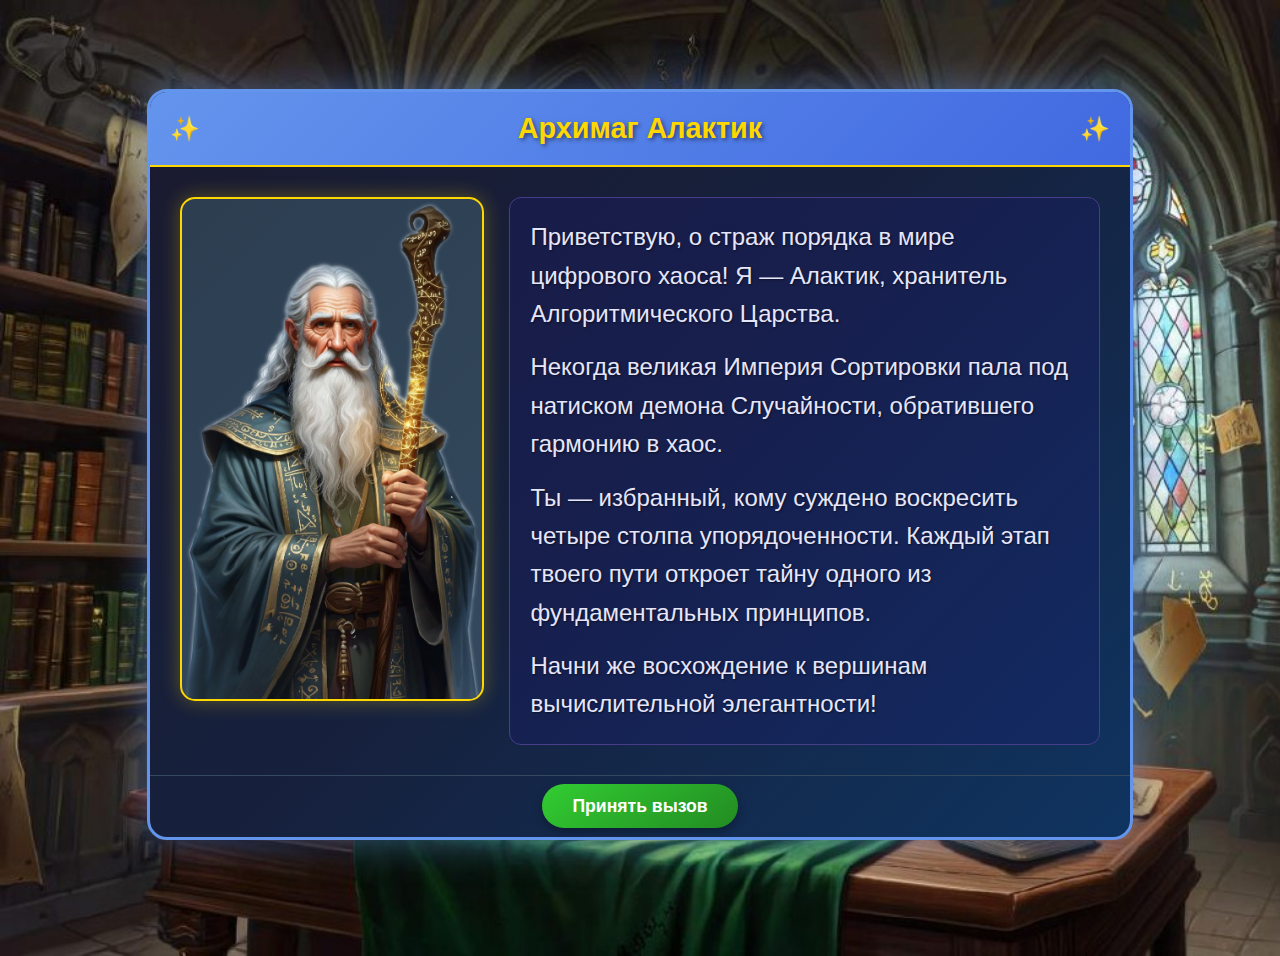
<file: index.html>
<!DOCTYPE html>
<html lang="ru">

<head>
    <meta charset="UTF-8">
    <meta name="viewport" content="width=device-width, initial-scale=1.0">
    <title>Магистр Алгоритмических Искусств</title>
    <link rel="stylesheet" href="css/index.css">
    <style>
        body {
            background-image: url('images/level0.jpg');
            background-repeat: no-repeat;
            background-size: cover;
        }
    </style>
</head>

<body>
    <div class="modal-content">
        <div class="modal-header">
            <h2 class="modal-title">Архимаг Алактик</h2>
        </div>
        <div class="modal-body">
            <div class="wizard-portrait">
                <img src="images/mag.png" alt="Архимаг Алактик">
            </div>
            <div class="wizard-speech">
                <p>Приветствую, о страж порядка в мире цифрового хаоса! Я — Алактик, хранитель Алгоритмического Царства.
                </p>
                <p>Некогда великая Империя Сортировки пала под натиском демона Случайности, обратившего гармонию в хаос.
                </p>
                <p>Ты — избранный, кому суждено воскресить четыре столпа упорядоченности. Каждый этап твоего пути
                    откроет тайну одного из фундаментальных принципов.</p>
                <p>Начни же восхождение к вершинам вычислительной элегантности!</p>
            </div>
        </div>
        <div class="modal-footer">
            <a class="continue-btn" href="chapter1.html">Принять вызов</a>
        </div>
    </div>
</body>

</html>
</file>
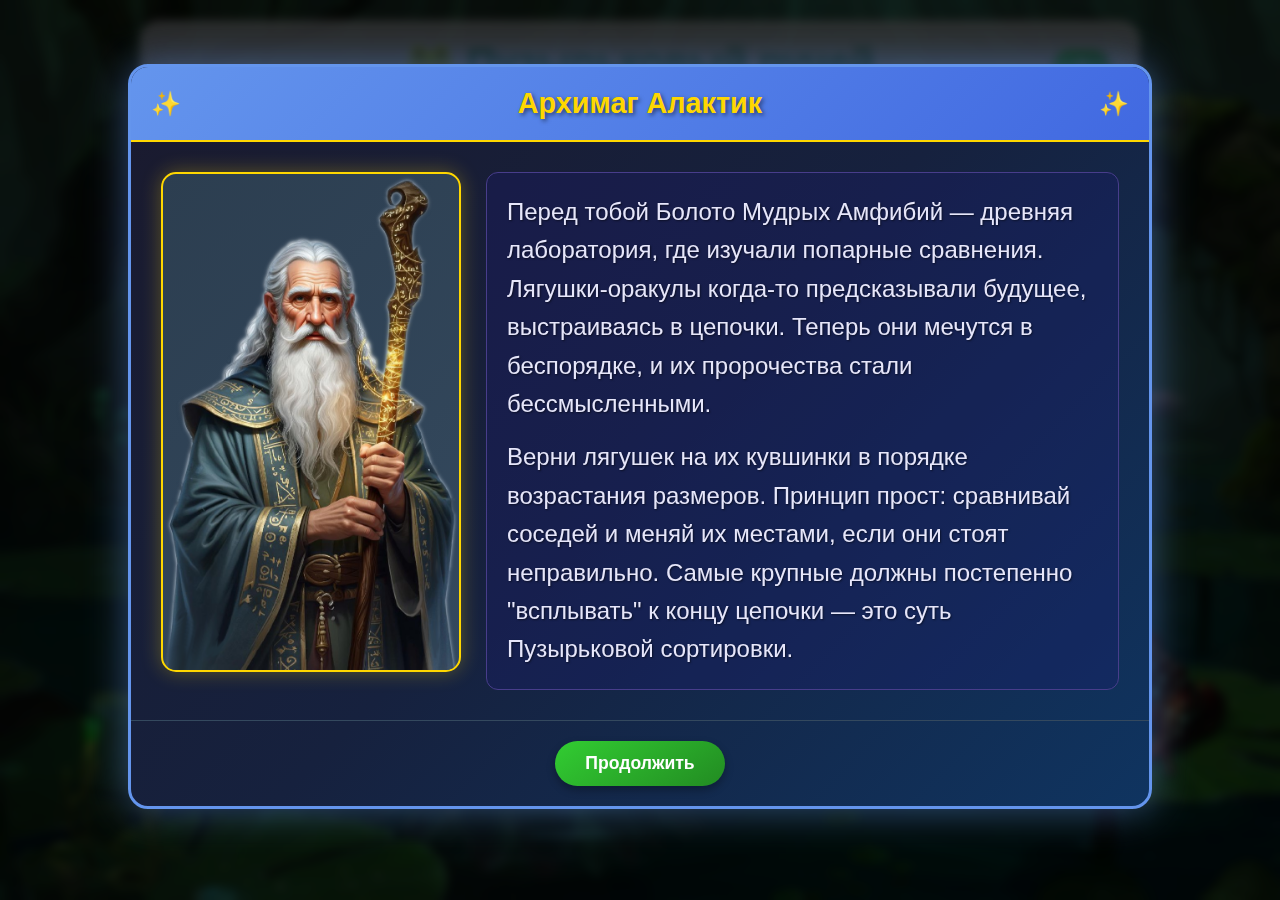
<file: chapter1.html>
<!DOCTYPE html>
<html lang="ru">

<head>
    <meta charset="UTF-8">
    <meta name="viewport" content="width=device-width, initial-scale=1.0">
    <title>Пузырьковый ручей</title>
    <link rel="stylesheet" href="css/index.css">
    <link rel="stylesheet" href="css/chapter1.css">
    <style>
        body {
            background-image: url('images/level1.jpg');
            background-repeat: no-repeat;
            background-size: cover;
        }
    </style>
</head>

<body>
    <div class="container">
        <header>
            <h1>🐸 Пузырьковый ручей</h1>
            <p class="subtitle">Помоги лягушкам выстроиться по размеру!</p>
            <button type="button" onclick="showHelpModal();" title="Информация" class="help-button">❔</button>
        </header>

        <div class="game-info">
            <div class="stats">
                <div>Шаги: <span id="stepCount">0</span></div>
            </div>
            <div class="controls">
                <button id="resetBtn">Перемешать</button>
            </div>
        </div>

        <div class="game-area">
            <div class="pond">
                <div class="lily-pads" id="lilyPads">
                    <!-- Лягушки будут добавлены через JS -->
                </div>
                <div class="water"></div>
            </div>
        </div>

        <div class="instructions">
            <h3>📖 Как играть</h3>
            <p>🎯 Нажимай на соседних лягушек, чтобы поменять их местами</p>
            <p>🐸 Расставь лягушек по размеру от маленькой к большой</p>
            <p>💡 Подсказка: Самые большие лягушки должны <i>всплывать</i> вправо!</p>
        </div>

    </div>


    <div id="wizardModal" class="wizard-modal">
        <div class="modal-content">
            <div class="modal-header">
                <h2 class="modal-title">Архимаг Алактик</h2>
            </div>
            <div class="modal-body">
                <div class="wizard-portrait">
                    <img src="images/mag.png" alt="Архимаг Алактик">
                </div>
                <div class="wizard-speech">
                    <p>Перед тобой Болото Мудрых Амфибий — древняя лаборатория, где изучали попарные сравнения.
                        Лягушки-оракулы когда-то предсказывали будущее, выстраиваясь в цепочки. Теперь они
                        мечутся в беспорядке, и их пророчества стали бессмысленными.
                    </p>
                    <p>Верни лягушек на их кувшинки в порядке возрастания размеров. Принцип прост: сравнивай соседей и
                        меняй их местами, если они стоят неправильно. Самые крупные должны постепенно "всплывать" к
                        концу цепочки — это суть Пузырьковой сортировки.
                    </p>
                </div>
            </div>
            <div class="modal-footer">
                <button class="continue-btn" onclick="closeWizardModal()">Продолжить</button>
            </div>
        </div>
    </div>

    <div id="helpModal" class="wizard-modal">
        <div class="modal-content">
            <div class="modal-header">
                <h2 class="modal-title">Профессор Сортиус</h2>
            </div>
            <div class="modal-body">
                <div class="wizard-portrait">
                    <img src="images/owl.png" alt="Сова-помощник">
                </div>
                <div class="wizard-speech">
                    <h3>Пузырьковая сортировка</h3>

                    <p>Пузырьковая сортировка &mdash; это искусство терпеливого улучшения через последовательные
                        сравнения.</p>

                    <p>Представь пузырьки в газировке: самые крупные постепенно всплывают наверх. Здесь тот же принцип!
                    </p>

                    <p>Как это работает:</p>

                    <ol>
                        <li>
                            <p>Проходи по массиву слева направо</p>
                        </li>
                        <li>
                            <p>Сравни каждую пару соседних элементов</p>
                        </li>
                        <li>
                            <p>Если они стоят в неправильном порядке (левый больше правого) &mdash; меняй их местами</p>
                        </li>
                        <li>
                            <p>После каждого прохода самый большой элемент <i>всплывает</i> в конец</p>
                        </li>
                        <li>
                            <p>Повторяй, пока все элементы не встанут по порядку</p>
                        </li>
                    </ol>

                    <p>Запомни: после первого прохода последний элемент уже на своем месте, после второго &mdash; два
                        последних, и так далее. Медленно, но верно!</p>

                </div>
            </div>
            <div class="modal-footer">
                <button class="continue-btn" onclick="closeHelpModal()">Закрыть</button>
            </div>
        </div>
    </div>

    <div id="winModal" class="wizard-modal">
        <div class="modal-content">
            <div class="modal-header">
                <h2 class="modal-title">Архимаг Алактик</h2>
            </div>
            <div class="modal-body">
                <div class="wizard-portrait">
                    <img src="images/mag.png" alt="Архимаг Алактик">
                </div>
                <div class="wizard-speech">
                    <p>Изумительно! Ты постиг красоту итеративного совершенствования. Да, этот метод не самый быстрый,
                        но он наглядно демонстрирует, как даже простые попарные сравнения могут породить всеобщий
                        порядок.
                    </p>
                    <p>Запомни: иногда грубая сила, применённая последовательно, ведёт к цели. Лягушки-оракулы вновь
                        предсказывают будущее — их пророчества снова обрели смысл!
                    </p>
                </div>
            </div>
            <div class="modal-footer">
                <a class="continue-btn" href="chapter2.html">Далее</a>
            </div>
        </div>
    </div>

    <script src="js/chapter1.js"></script>
    <script src="js/index.js"></script>
    <script>
        // Показать модальное окно при загрузке страницы
        window.addEventListener('load', function () {
            setTimeout(showWizardModal, 500);
        });
    </script>
</body>

</html>
</file>
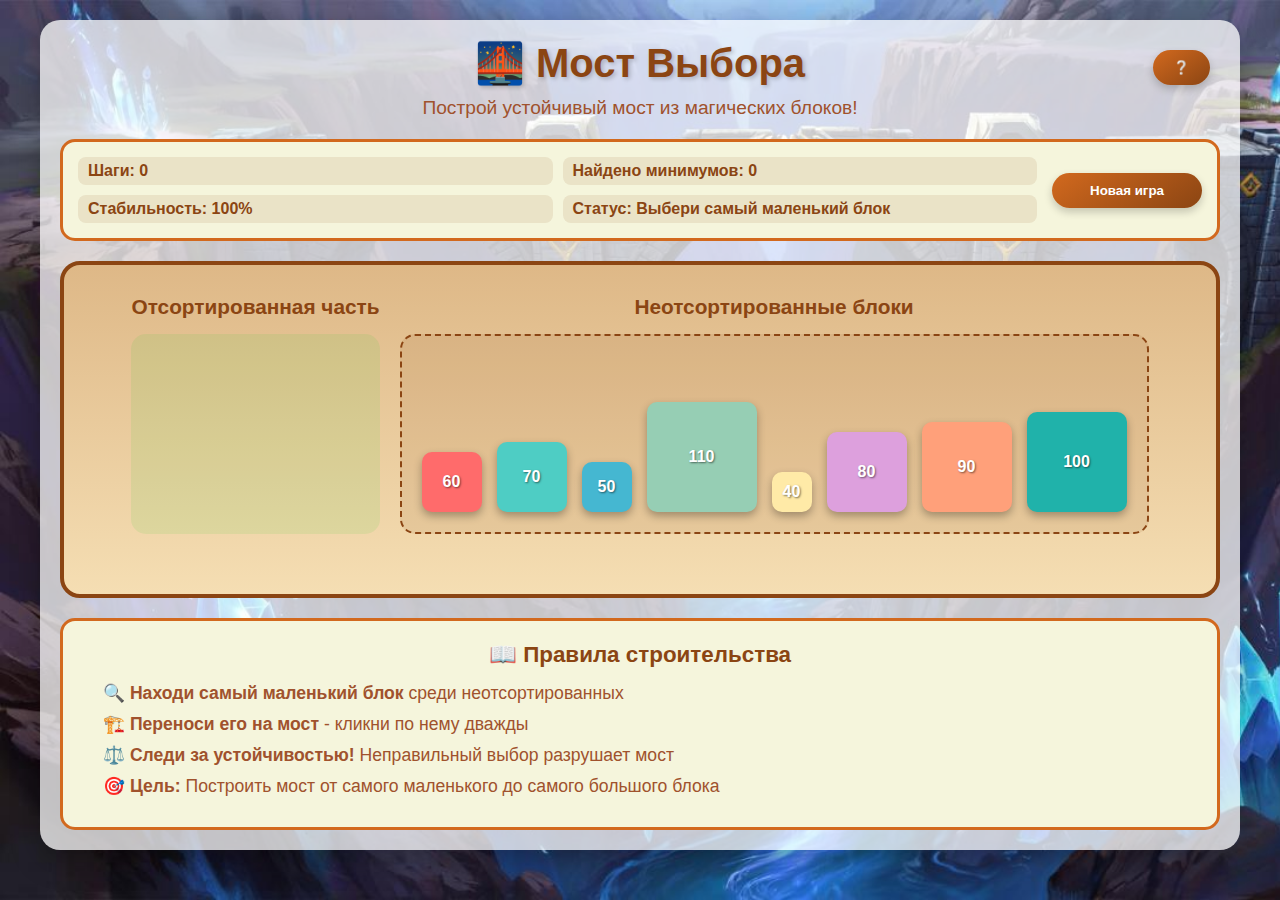
<file: chapter2.html>
<!DOCTYPE html>
<html lang="ru">

<head>
    <meta charset="UTF-8">
    <meta name="viewport" content="width=device-width, initial-scale=1.0">
    <title>Мост Выбора</title>
    <link rel="stylesheet" href="css/index.css">
    <link rel="stylesheet" href="css/chapter2.css">
    <style>
        body {
            background-image: url('images/level2.jpg');
            background-repeat: no-repeat;
            background-size: cover;
        }
    </style>
</head>

<body>
    <div class="container">
        <header>
            <h1>🌉 Мост Выбора</h1>
            <p class="subtitle">Построй устойчивый мост из магических блоков!</p>
            <button type="button" onclick="showHelpModal();" title="Информация" class="help-button">❔</button>
        </header>

        <div class="game-info">
            <div class="stats">
                <div>Шаги: <span id="stepCount">0</span></div>
                <div>Найдено минимумов: <span id="minFoundCount">0</span></div>
                <div>Стабильность: <span id="stability">100%</span></div>
                <div>Статус: <span id="status">Выбери самый маленький блок</span></div>
            </div>
            <div class="controls">
                <button id="resetBtn">Новая игра</button>
            </div>
        </div>

        <div class="game-area">
            <div class="tower-zone">
                <div class="sorted-section">
                    <h3>Отсортированная часть</h3>
                    <div class="tower" id="tower">
                        <!-- Отсортированные блоки будут здесь -->
                    </div>
                </div>

                <div class="unsorted-section">
                    <h3>Неотсортированные блоки</h3>
                    <div class="blocks-container" id="unsortedBlocks">
                        <!-- Неотсортированные блоки будут здесь -->
                    </div>
                </div>
            </div>
        </div>

        <div class="instructions">
            <h3>📖 Правила строительства</h3>
            <p>🔍 <strong>Находи самый маленький блок</strong> среди неотсортированных</p>
            <p>🏗️ <strong>Переноси его на мост</strong> - кликни по нему дважды</p>
            <p>⚖️ <strong>Следи за устойчивостью!</strong> Неправильный выбор разрушает мост</p>
            <p>🎯 <strong>Цель:</strong> Построить мост от самого маленького до самого большого блока</p>
        </div>
    </div>

    <div id="wizardModal" class="wizard-modal">
        <div class="modal-content">
            <div class="modal-header">
                <h2 class="modal-title">Архимаг Алактик</h2>
            </div>
            <div class="modal-body">
                <div class="wizard-portrait">
                    <img src="images/mag.png" alt="Архимаг Алактик">
                </div>
                <div class="wizard-speech">
                    <p>Древний Мост Выбора, соединявший долины магии, рассыпался под натиском демона Случайности. Его
                        магические камни потеряли свою упорядоченность, и теперь лишь точный алгоритмический расчет
                        может восстановить их последовательность. Каждый камень должен занять свое место в строгом
                        порядке — от наименее к наиболее мощному.</p>

                    <p>Построй устойчивый мост из блоков, находя самый маленький из оставшихся и ставя его
                        следующим. Это искусство последовательного выбора минимума — метод, где каждый шаг определяется
                        однозначно и не требует возвратов.</p>
                </div>
            </div>
            <div class="modal-footer">
                <button class="continue-btn" onclick="closeWizardModal()">Продолжить</button>
            </div>
        </div>
    </div>

    <div id="helpModal" class="wizard-modal">
        <div class="modal-content">
            <div class="modal-header">
                <h2 class="modal-title">Профессор Сортиус</h2>
            </div>
            <div class="modal-body">
                <div class="wizard-portrait">
                    <img src="images/owl.png" alt="Сова-помощник">
                </div>
                <div class="wizard-speech">
                    <h3>Сортировка выбором</h3>

                    <p>Суть проста: мы последовательно находим наименьшие элементы и ставим их на свои позиции, начиная
                        с начала.</p>

                    <p>Пошаговый план:</p>

                    <ol>
                        <li>
                            <p>Найди самый маленький элемент во всем неотсортированном массиве</p>
                        </li>
                        <li>
                            <p>Поменяй его местами с первым элементом</p>
                        </li>
                        <li>
                            <p>Теперь найди самый маленький в оставшейся части</p>
                        </li>
                        <li>
                            <p>Поменяй его со вторым элементом</p>
                        </li>
                        <li>
                            <p>Продолжай, пока весь массив не будет отсортирован</p>
                        </li>
                    </ol>

                    <p>Обрати внимание: после каждого шага начало массива уже отсортировано, и мы работаем только с
                        оставшейся частью. Эффективно и предсказуемо!<br> <b>Сортировка выбором используется, когда важно
                            минимизировать перестановоки.</b></p>

                </div>
            </div>
            <div class="modal-footer">
                <button class="continue-btn" onclick="closeHelpModal()">Закрыть</button>
            </div>
        </div>
    </div>

    <div id="winModal" class="wizard-modal">
        <div class="modal-content">
            <div class="modal-header">
                <h2 class="modal-title">Архимаг Алактик</h2>
            </div>
            <div class="modal-body">
                <div class="wizard-portrait">
                    <img src="images/mag.png" alt="Архимаг Алактик">
                </div>
                <div class="wizard-speech">
                    <p>Великолепно! Ты овладел стратегией детерминированного выбора. Этот метод учит нас, что
                        оптимальное решение часто складывается из цепочки локально оптимальных шагов.
                    </p>
                    <p>В вычислительной практике сортировка выбором ценна там, где стоимость перестановки элементов
                        высока — ведь здесь их минимальное количество! Мост вновь стоит незыблемо.
                    </p>
                </div>
            </div>
            <div class="modal-footer">
                <a class="continue-btn" href="chapter3.html">Далее</a>
            </div>
        </div>
    </div>

    <script src="js/chapter2.js"></script>
    <script src="js/index.js"></script>
    <script>
        // Показать модальное окно при загрузке страницы
        window.addEventListener('load', function () {
            setTimeout(showWizardModal, 1000);
        });
    </script>
</body>

</html>
</file>
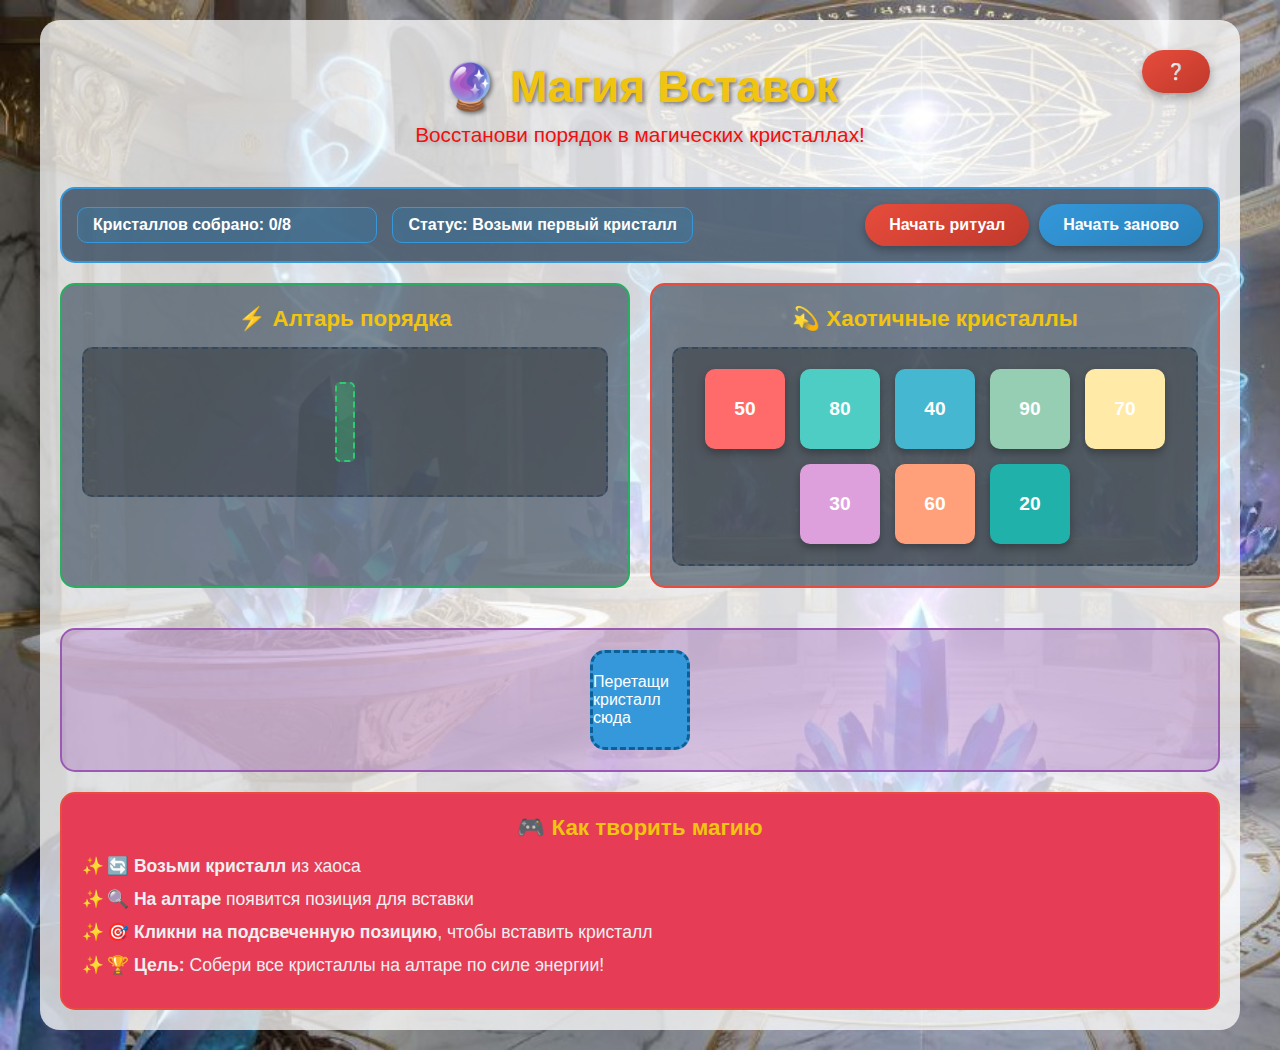
<file: chapter3.html>
<!DOCTYPE html>
<html lang="ru">

<head>
    <meta charset="UTF-8">
    <meta name="viewport" content="width=device-width, initial-scale=1.0">
    <title>Магия Вставок</title>
    <link rel="stylesheet" href="css/index.css">
    <link rel="stylesheet" href="css/chapter3.css">
    <style>
        body {
            background-image: url('images/level3.jpg');
            background-repeat: no-repeat;
            background-size: cover;
        }
    </style>
</head>

<body>
    <div class="container">
        <header>
            <h1>🔮 Магия Вставок</h1>
            <p class="subtitle">Восстанови порядок в магических кристаллах!</p>
            <button type="button" onclick="showHelpModal();" title="Информация" class="help-button">❔</button>
        </header>

        <div class="game-info">
            <div class="stats">
                <div>Кристаллов собрано: <span id="crystalsSorted">0</span>/<span id="totalCrystals">0</span></div>
                <div>Статус: <span id="status">Возьми первый кристалл</span></div>
            </div>
            <div class="controls">
                <button id="startBtn">Начать ритуал</button>
                <button id="resetBtn">Начать заново</button>
            </div>
        </div>

        <div class="game-area">
            <!-- Алтарь с отсортированными кристаллами -->
            <div class="altar">
                <h3>⚡ Алтарь порядка</h3>
                <div class="crystal-rack" id="sortedCrystals">
                    <!-- Отсортированные кристаллы появятся здесь -->
                </div>
            </div>

            <!-- Хаотичные кристаллы -->
            <div class="chaos-area">
                <h3>💫 Хаотичные кристаллы</h3>
                <div class="crystal-pool" id="unsortedCrystals">
                    <!-- Неотсортированные кристаллы -->
                </div>
            </div>

            <!-- Рука мага -->
            <div class="wizard-hand">
                <div class="hand-slot" id="handSlot">
                    <div class="instruction">Перетащи кристалл сюда</div>
                </div>
            </div>
        </div>

        <div class="instructions">
            <h3>🎮 Как творить магию</h3>
            <p>🔄 <strong>Возьми кристалл</strong> из хаоса</p>
            <p>🔍 <strong>На алтаре</strong> появится позиция для вставки</p>
            <p>🎯 <strong>Кликни на подсвеченную позицию</strong>, чтобы вставить кристалл</p>
            <p>🏆 <strong>Цель:</strong> Собери все кристаллы на алтаре по силе энергии!</p>
        </div>
    </div>

    <div id="wizardModal" class="wizard-modal">
        <div class="modal-content">
            <div class="modal-header">
                <h2 class="modal-title">Архимаг Алактик</h2>
            </div>
            <div class="modal-body">
                <div class="wizard-portrait">
                    <img src="images/mag.png" alt="Архимаг Алактик">
                </div>
                <div class="wizard-speech">
                    <p>Это Святилище Кристальных Скрижалей — место, где когда-то хранились знания о последовательном
                        упорядочивании. Демон Рандомус вырвал кристаллы из их гнезд и разбросал в случайном порядке. Без
                        них магия предсказаний недоступна.
                    </p>
                    <p>Восстанови последовательность кристаллов по силе их энергии. Запомни принцип: каждый новый
                        кристалл должен занимать свое точное место среди уже упорядоченных. Это искусство терпеливого
                        встраивания — основа магии <b>Вставок</b>.
                    </p>
                </div>
            </div>
            <div class="modal-footer">
                <button class="continue-btn" onclick="closeWizardModal()">Продолжить</button>
            </div>
        </div>
    </div>

    <div id="helpModal" class="wizard-modal">
        <div class="modal-content">
            <div class="modal-header">
                <h2 class="modal-title">Профессор Сортиус</h2>
            </div>
            <div class="modal-body">
                <div class="wizard-portrait">
                    <img src="images/owl.png" alt="Сова-помощник">
                </div>
                <div class="wizard-speech">
                    <h3>Сортировка вставками</h3>

                    <p>Представь, что ты собираешь пазл. У тебя есть уже собранная часть слева и разбросанные элементы
                        справа. Ты берешь один элемент из правой части и находишь для него идеальное место в левой, уже
                        упорядоченной последовательности.
                    </p>

                    <ol>
                        <li>Возьми первый неотсортированный элемент</li>
                        <li>Сравни его с элементами в отсортированной части, двигаясь справа налево</li>
                        <li>Сдвигай отсортированные элементы вправо, пока не найдешь правильную позицию</li>
                        <li>Вставь элемент на найденное место</li>
                        <li>Повторяй, пока все элементы не займут свои места</li>
                    </ol>
                    <p>Этот метод подобен тому, как мы вставляем новую
                        книгу в уже упорядоченную библиотечную полку.<br><b>Сортировка вставками идеальна для почти
                            упорядоченных данных.</b></p>
                </div>
            </div>
            <div class="modal-footer">
                <button class="continue-btn" onclick="closeHelpModal()">Закрыть</button>
            </div>
        </div>
    </div>

    <div id="winModal" class="wizard-modal">
        <div class="modal-content">
            <div class="modal-header">
                <h2 class="modal-title">Архимаг Алактик</h2>
            </div>
            <div class="modal-body">
                <div class="wizard-portrait">
                    <img src="images/mag.png" alt="Архимаг Алактик">
                </div>
                <div class="wizard-speech">
                    <p>Прекрасно! Ты освоил искусство последовательного упорядочивания. Запомни этот принцип — он
                        подобен тому, как мудрец находит своё место в уже сложившемся обществе. Каждый элемент обретает
                        истинный смысл лишь в контексте упорядоченного целого.
                    </p>
                    <p>В реальном программировании этот метод незаменим, когда данные уже почти отсортированы — он
                        работает невероятно быстро! Кристальные скрижали снова сияют в правильной последовательности.
                    </p>
                </div>
            </div>
            <div class="modal-footer">
                <a class="continue-btn" href="chapter5.html">Далее</a>
            </div>
        </div>
    </div>

    <script src="js/chapter3.js"></script>
    <script src="js/index.js"></script>
    <script>
        // Показать модальное окно при загрузке страницы
        window.addEventListener('load', function () {
            setTimeout(showWizardModal, 1000);
        });
    </script>
</body>

</html>
</file>
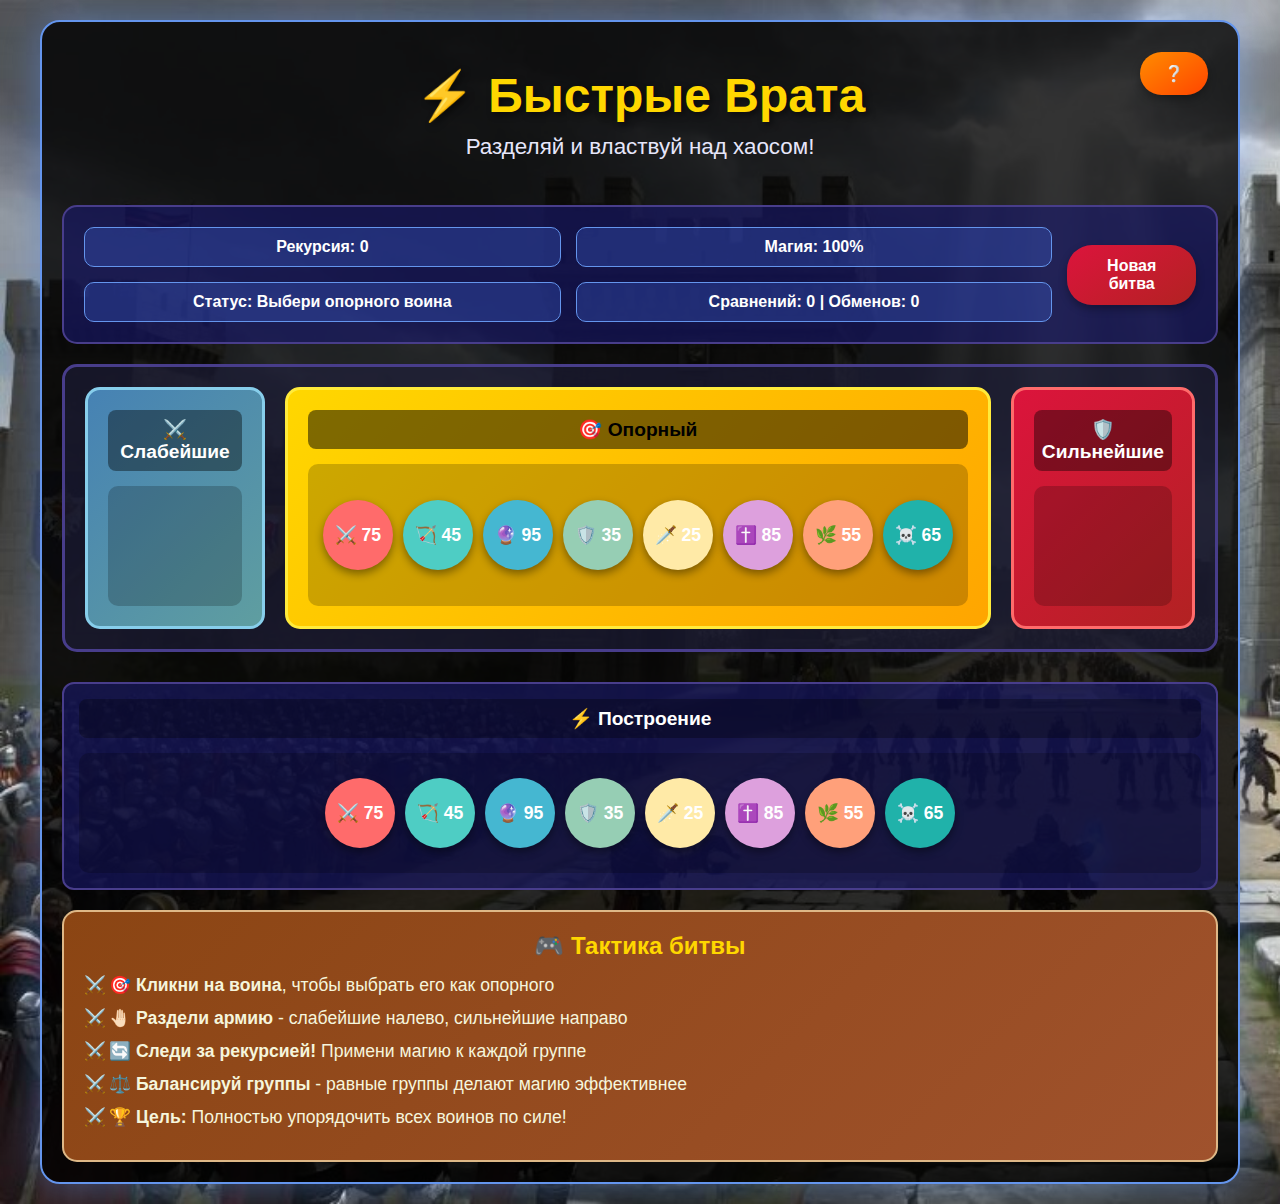
<file: chapter4.html>
<!DOCTYPE html>
<html lang="ru">

<head>
    <meta charset="UTF-8">
    <meta name="viewport" content="width=device-width, initial-scale=1.0">
    <title>Быстрые Врата</title>
    <link rel="stylesheet" href="css/index.css">
    <link rel="stylesheet" href="css/chapter4.css">
    <style>
        body {
            background-image: url('images/level4.jpg');
            background-repeat: no-repeat;
            background-size: cover;
        }
    </style>
</head>

<body>
    <div class="container">
        <header>
            <h1>⚡ Быстрые Врата</h1>
            <p class="subtitle">Разделяй и властвуй над хаосом!</p>
            <button type="button" onclick="showHelpModal();" title="Информация" class="help-button">❔</button>
        </header>

        <div class="game-info">
            <div class="stats">
                <div>Рекурсия: <span id="recursionDepth">0</span></div>
                <div>Магия: <span id="balance">100%</span></div>
                <div>Статус: <span id="status">Выбери опорного воина</span></div>
                <div>
                    Сравнений: <span id="comparisonCount">0</span> |
                    Обменов: <span id="swapCount">0</span>
                </div>
            </div>
            <div class="controls">
                <button id="resetBtn">Новая битва</button>
            </div>
        </div>

        <div class="game-area">
            <!-- Основные врата -->
            <div class="main-gates">
                <div class="gate left-gate" id="leftGate">
                    <div class="gate-label">⚔️ Слабейшие</div>
                    <div class="warriors-container" id="leftWarriors"></div>
                </div>

                <div class="gate center-gate" id="centerGate">
                    <div class="gate-label">🎯 Опорный</div>
                    <div class="warriors-container" id="centerWarriors"></div>
                </div>

                <div class="gate right-gate" id="rightGate">
                    <div class="gate-label">🛡️ Сильнейшие</div>
                    <div class="warriors-container" id="rightWarriors"></div>
                </div>
            </div>

            <div class="gate sorted-gates">
                <div class="gate-label">⚡ Построение</div>
                <div class="warriors-container" id="sortedWarriors"></div>
            </div>
        </div>

        <div class="instructions">
            <h3>🎮 Тактика битвы</h3>
            <p>🎯 <strong>Кликни на воина</strong>, чтобы выбрать его как опорного</p>
            <p>🤚🏻 <strong>Раздели армию</strong> - слабейшие налево, сильнейшие направо</p>
            <p>🔄 <strong>Следи за рекурсией!</strong> Примени магию к каждой группе</p>
            <p>⚖️ <strong>Балансируй группы</strong> - равные группы делают магию эффективнее</p>
            <p>🏆 <strong>Цель:</strong> Полностью упорядочить всех воинов по силе!</p>
        </div>

    </div>

    <div id="wizardModal" class="wizard-modal">
        <div class="modal-content">
            <div class="modal-header">
                <h2 class="modal-title">Архимаг Алактик</h2>
            </div>
            <div class="modal-body">
                <div class="wizard-portrait">
                    <img src="images/mag.png" alt="Архимаг Алактик">
                </div>
                <div class="wizard-speech">
                    <p>Врата Рекурсивного Разделения — последний оплот порядка. Когда-то здесь тренировали стратегов,
                        способных дробить любую проблему на части. Демон посеял раздор среди магических существ, и
                        теперь
                        они сражаются друг с другом в бессмысленной схватке.
                    </p>
                    <p>Раздели армию существ на три группы: выбери опорного воина, затем отправь меньших налево, больших
                        —
                        направо. Затем примени этот же принцип к каждой из образовавшихся групп. Это высшее искусство
                        <i>разделяй и властвуй</i> — метод Быстрой сортировки.
                    </p>
                </div>
            </div>
            <div class="modal-footer">
                <button class="continue-btn" onclick="closeWizardModal()">Продолжить</button>
            </div>
        </div>
    </div>

    <div id="helpModal" class="wizard-modal">
        <div class="modal-content">
            <div class="modal-header">
                <h2 class="modal-title">Профессор Сортиус</h2>
            </div>
            <div class="modal-body">
                <div class="wizard-portrait">
                    <img src="images/owl.png" alt="Сова-помощник">
                </div>
                <div class="wizard-speech">
                    <h3>Быстрая сортировка</h3>

                    <p>Идея гениальна в своей простоте:</p>

                    <ol>
                        <li>
                            <p>Выбери любой элемент как
                        <li>опорный</li>
                        </p>
                        </li>
                        <li>
                            Раздели всех остальных на две группы:

                            <ul>
                                <li>
                                    <p>Те, кто меньше опорного &rarr; слева</p>
                                </li>
                                <li>
                                    <p>Те, кто больше опорного &rarr; справа</p>
                                </li>
                            </ul>
                        </li>
                        <li>
                            <p>Рекурсивно примени этот же процесс к левой и правой группам</p>
                        </li>
                        <li>
                            <p>Объедини: левая группа + опорный + правая группа</p>
                        </li>
                    </ol>

                    <p>Магия в том, что каждая группа сортируется независимо! Чем равномернее разделение, тем быстрее
                        работает алгоритм.</p>

                    <p>Это как разделить большую армию на маленькие отряды &mdash; каждый отряд легче организовать, чем
                        всю армию сразу!</p>


                </div>
            </div>
            <div class="modal-footer">
                <button class="continue-btn" onclick="closeHelpModal()">Закрыть</button>
            </div>
        </div>
    </div>

    <div id="winModal" class="wizard-modal">
        <div class="modal-content">
            <div class="modal-header">
                <h2 class="modal-title">Архимаг Алактик</h2>
            </div>
            <div class="modal-body">
                <div class="wizard-portrait">
                    <img src="images/mag.png" alt="Архимаг Алактик">
                </div>
                <div class="wizard-speech">
                    <p>Браво! Ты достиг вершины алгоритмического мастерства — стратегии <i>разделяй и властвуй</i>. Ты
                        убедился, что разделение большой проблемы на малые части — ключ к эффективному решению.

                    <p>Этот метод — основа современной вычислительной практики. Его элегантность в том, что он
                        превращает сложную задачу в набор простых подзадач. Воины заняли свои законные позиции, и
                        гармония восстановлена!</p>
                    </p>
                </div>
            </div>
            <div class="modal-footer">
                <a class="continue-btn" href="chapter5.html">Далее</a>
            </div>
        </div>
    </div>

    <script src="js/chapter4.js"></script>
    <script src="js/index.js"></script>
    <script>
        // Показать модальное окно при загрузке страницы
        window.addEventListener('load', function () {
            setTimeout(showWizardModal, 1000);
        });
    </script>
</body>

</html>
</file>
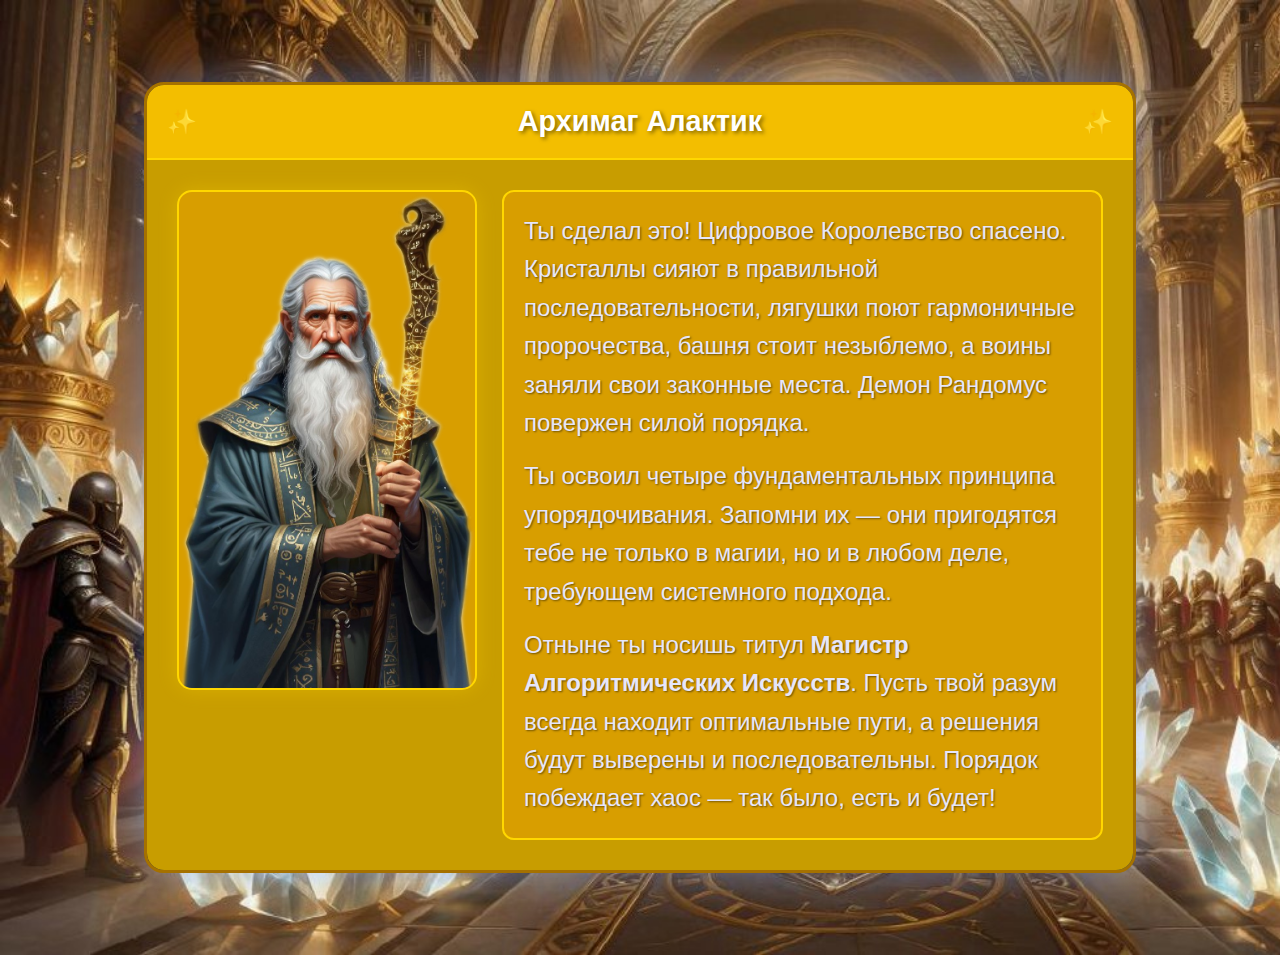
<file: chapter5.html>
<!DOCTYPE html>
<html lang="ru">

<head>
    <meta charset="UTF-8">
    <meta name="viewport" content="width=device-width, initial-scale=1.0">
    <title>Магистр Алгоритмических Искусств</title>
    <link rel="stylesheet" href="css/index.css">
    <link rel="stylesheet" href="css/chapter5.css">
    <style>
        body {
            background-image: url('images/level5.jpg');
            background-repeat: no-repeat;
            background-size: cover;
        }
    </style>
</head>

<body>
    <div class="modal-content">
        <div class="modal-header">
            <h2 class="modal-title">Архимаг Алактик</h2>
        </div>
        <div class="modal-body">
            <div class="wizard-portrait">
                <img src="images/mag.png" alt="Архимаг Алактик">
            </div>
            <div class="wizard-speech">
                <p>Ты сделал это! Цифровое Королевство спасено. Кристаллы сияют в правильной последовательности, лягушки
                    поют гармоничные пророчества, башня стоит незыблемо, а воины заняли свои законные места. Демон
                    Рандомус повержен силой порядка.
                </p>
                <p>Ты освоил четыре фундаментальных принципа упорядочивания. Запомни их — они пригодятся тебе не только
                    в магии, но и в любом деле, требующем системного подхода.
                </p>
                <p>Отныне ты носишь титул <b>Магистр Алгоритмических Искусств</b>. Пусть твой разум всегда находит
                    оптимальные пути, а решения будут выверены и последовательны. Порядок побеждает хаос — так было,
                    есть и будет!
                </p>
            </div>
        </div>
    </div>
</body>

</html>
</file>
<file: css/index.css>
body {
    font-family: 'Comic Sans MS', cursive, sans-serif;
    min-height: 100vh;
    padding: 20px;
}

.wizard-modal {
    display: none;
    position: fixed;
    z-index: 1000;
    left: 0;
    top: 0;
    width: 100%;
    height: 100%;
    background-color: rgba(0, 0, 0, 0.8);
    backdrop-filter: blur(5px);
    overflow: auto;
}

.modal-content {
    background: linear-gradient(135deg, #1a1a2e 0%, #16213e 50%, #0f3460 100%);
    margin: 5% auto;
    padding: 0;
    border-radius: 20px;
    width: 80%;
    max-width: 1200px;
    border: 3px solid #6495ed;
    box-shadow: 0 0 40px rgba(100, 149, 237, 0.5);
    position: relative;
    overflow: hidden;
}

.modal-header {
    background: linear-gradient(135deg, #6495ed, #4169e1);
    padding: 20px;
    border-bottom: 2px solid #ffd700;
    text-align: center;
    position: relative;
}

.modal-header::before {
    content: '✨';
    position: absolute;
    left: 20px;
    top: 50%;
    transform: translateY(-50%);
    font-size: 1.5em;
}

.modal-header::after {
    content: '✨';
    position: absolute;
    right: 20px;
    top: 50%;
    transform: translateY(-50%);
    font-size: 1.5em;
}

#helpModal .modal-header::before,
#helpModal .modal-header::after {
    content: '📚';
}

.modal-title {
    color: #ffd700;
    font-size: 1.8em;
    margin: 0;
    text-shadow: 2px 2px 4px rgba(0, 0, 0, 0.5);
}

.modal-body {
    padding: 30px;
    display: flex;
    gap: 25px;
    align-items: flex-start;
}

.wizard-portrait {
    flex-shrink: 0;
    width: 300px;
    height: 500px;
    border-radius: 15px;
    border: 2px solid #ffd700;
    box-shadow: 0 0 20px rgba(255, 215, 0, 0.3);
    background: linear-gradient(135deg, #2c3e50, #34495e);
    display: flex;
    align-items: center;
    justify-content: center;
    overflow: hidden;
}

.wizard-portrait img {
    width: 100%;
    height: 100%;
    object-fit: cover;
}

.wizard-speech {
    flex: 1;
    background: rgba(25, 25, 112, 0.3);
    padding: 20px;
    border-radius: 12px;
    border: 1px solid #483d8b;
    color: #e6e6fa;
    font-size: 1.5em;
    line-height: 1.6;
    text-shadow: 1px 1px 2px rgba(0, 0, 0, 0.5);
    text-align: left;
}

.wizard-speech p {
    margin: 0 0 15px 0;
}

.wizard-speech p:last-child {
    margin-bottom: 0;
}

.modal-footer {
    padding: 20px;
    text-align: center;
    border-top: 1px solid #34495e;
}

.continue-btn {
    text-decoration: none;
    padding: 12px 30px;
    border: none;
    border-radius: 25px;
    background: linear-gradient(145deg, #32cd32, #228b22);
    color: white;
    font-weight: bold;
    font-size: 1.1em;
    cursor: pointer;
    transition: all 0.3s ease;
    box-shadow: 0 4px 8px rgba(0, 0, 0, 0.3);
}

.continue-btn:hover {
    transform: translateY(-2px);
    box-shadow: 0 6px 12px rgba(0, 0, 0, 0.4);
    background: linear-gradient(145deg, #228b22, #32cd32);
}

.continue-btn:active {
    transform: translateY(0);
}

/* Анимации */
@keyframes modalAppear {
    from {
        opacity: 0;
        transform: scale(0.8) translateY(-50px);
    }

    to {
        opacity: 1;
        transform: scale(1) translateY(0);
    }
}

.modal-content {
    animation: modalAppear 0.5s ease-out;
}

@keyframes textGlow {

    0%,
    100% {
        text-shadow: 0 0 20px #ffd700;
    }

    50% {
        text-shadow: 0 0 30px #ffeb3b, 0 0 60px #ffd700;
    }
}

.modal-title {
    animation: textGlow 2s ease-in-out infinite;
}

/* Адаптивность */
@media (max-width: 768px) {
    .modal-content {
        width: 95%;
        margin: 10% auto;
    }

    .modal-body {
        flex-direction: column;
        text-align: center;
    }

    .wizard-portrait {
        width: 120px;
        height: 160px;
        margin: 0 auto;
    }

    .wizard-speech {
        font-size: 1em;
    }
}

header {
    position: relative;
}

.help-button {
    position: absolute;
    right: 10px;
    top: 10px;
}

.wizard-speech ol {
    margin-bottom: 15px;
}
</file>
<file: css/chapter1.css>
* {
    margin: 0;
    box-sizing: border-box;
}

.container {
    max-width: 1000px;
    margin: 0 auto;
    background: rgba(255, 255, 255, 0.75);
    border-radius: 20px;
    padding: 20px;
    box-shadow: 0 10px 30px rgba(0, 0, 0, 0.2);
}

header {
    text-align: center;
    margin-bottom: 20px;
}

h1 {
    color: #2E8B57;
    font-size: 2.5em;
    text-shadow: 2px 2px 4px rgba(0, 0, 0, 0.1);
}

.subtitle {
    color: #556B2F;
    font-size: 1.2em;
    margin-top: 5px;
}

.game-info {
    display: flex;
    justify-content: space-between;
    align-items: center;
    background: #F0FFF0;
    padding: 15px;
    border-radius: 15px;
    margin-bottom: 20px;
    border: 2px solid #98FB98;
}

.stats {
    display: flex;
    gap: 20px;
    font-weight: bold;
    color: #2E8B57;
}

.controls {
    display: flex;
    gap: 10px;
}

button {
    padding: 10px 20px;
    border: none;
    border-radius: 25px;
    background: linear-gradient(145deg, #32CD32, #228B22);
    color: white;
    font-weight: bold;
    cursor: pointer;
    transition: all 0.3s ease;
    box-shadow: 0 4px 8px rgba(0, 0, 0, 0.2);
}

button:hover {
    transform: translateY(-2px);
    box-shadow: 0 6px 12px rgba(0, 0, 0, 0.3);
}

button:active {
    transform: translateY(0);
}

button:disabled {
    background: #CCCCCC;
    cursor: not-allowed;
    transform: none;
}

.game-area {
    margin-bottom: 20px;
}

.pond {
    position: relative;
    background: linear-gradient(180deg, #4682B4, #5F9EA0);
    border-radius: 20px;
    padding: 30px 20px;
    min-height: 300px;
    border: 4px solid #2F4F4F;
}

.lily-pads {
    display: flex;
    justify-content: space-around;
    align-items: flex-end;
    position: relative;
    z-index: 2;
    height: 200px;
}

.lily-pad {
    width: 80px;
    height: 80px;
    background: #98FB98;
    border-radius: 50%;
    display: flex;
    align-items: center;
    justify-content: center;
    position: relative;
    border: 3px solid #2E8B57;
    box-shadow: 0 4px 8px rgba(0, 0, 0, 0.3);
    transition: all 0.3s ease;
}

.lily-pad::after {
    content: '';
    position: absolute;
    width: 60px;
    height: 20px;
    background: #32CD32;
    border-radius: 50%;
    bottom: -10px;
}

.frog {
    width: 50px;
    height: 50px;
    border-radius: 50%;
    position: relative;
    cursor: pointer;
    transition: all 0.5s ease;
    display: flex;
    align-items: center;
    justify-content: center;
    font-weight: bold;
    color: white;
    text-shadow: 1px 1px 2px rgba(0, 0, 0, 0.5);
    box-shadow: 0 4px 8px rgba(0, 0, 0, 0.3);
}

.frog::before {
    content: '';
    position: absolute;
    width: 15px;
    height: 8px;
    background: inherit;
    border-radius: 50%;
    top: -5px;
    left: 10px;
}

.frog::after {
    content: '';
    position: absolute;
    width: 15px;
    height: 8px;
    background: inherit;
    border-radius: 50%;
    top: -5px;
    right: 10px;
}

.frog.selected {
    transform: scale(1.2);
    box-shadow: 0 0 20px yellow;
    z-index: 10;
}

.frog.compare {
    animation: pulse 1s infinite;
}

@keyframes pulse {
    0% { transform: scale(1); }
    50% { transform: scale(1.1); }
    100% { transform: scale(1); }
}

.frog.moving {
    animation: jump 0.5s ease-in-out;
}

@keyframes jump {
    0% { transform: translateY(0) scale(1); }
    50% { transform: translateY(-30px) scale(1.1); }
    100% { transform: translateY(0) scale(1); }
}

.water {
    position: absolute;
    bottom: 0;
    left: 0;
    right: 0;
    height: 50px;
    background: linear-gradient(0deg, #4682B4, #5F9EA0);
    border-radius: 0 0 15px 15px;
}

.instructions {
    background: #F0FFF0;
    padding: 15px;
    border-radius: 15px;
    border: 2px solid #98FB98;
}

.instructions h3 {
    color: #2E8B57;
    margin-bottom: 10px;
    text-align: center;
}

.instructions p {
    margin: 5px 0;
    color: #556B2F;
}

/* Анимация победы */
.victory .frog {
    animation: celebrate 0.6s ease-in-out infinite alternate;
}

@keyframes celebrate {
    0% { transform: translateY(0) rotate(0deg); }
    100% { transform: translateY(-10px) rotate(5deg); }
}

/* Подсветка для сравнения */
.highlight {
    background: rgba(255, 255, 0, 0.3) !important;
}
</file>
<file: css/chapter2.css>
* {
    margin: 0;
    box-sizing: border-box;
}

.container {
    max-width: 1200px;
    margin: 0 auto;
    background: rgba(255, 255, 255, 0.75);
    border-radius: 20px;
    padding: 20px;
    box-shadow: 0 10px 30px rgba(0, 0, 0, 0.3);
}

header {
    text-align: center;
    margin-bottom: 20px;
}

h1 {
    color: #8B4513;
    font-size: 2.5em;
    text-shadow: 2px 2px 4px rgba(0, 0, 0, 0.2);
    margin-bottom: 10px;
}

.subtitle {
    color: #A0522D;
    font-size: 1.2em;
    margin-top: 5px;
}

.game-info {
    display: flex;
    justify-content: space-between;
    align-items: center;
    background: #F5F5DC;
    padding: 15px;
    border-radius: 15px;
    margin-bottom: 20px;
    border: 3px solid #D2691E;
    gap: 15px;
}

.stats {
    display: grid;
    grid-template-columns: repeat(2, 1fr);
    gap: 10px;
    font-weight: bold;
    color: #8B4513;
    width: 100%;
}

.stats div {
    padding: 5px 10px;
    background: rgba(139, 69, 19, 0.1);
    border-radius: 8px;
}

.controls {
    display: flex;
    gap: 10px;
}

button {
    padding: 10px 20px;
    border: none;
    border-radius: 25px;
    background: linear-gradient(145deg, #D2691E, #8B4513);
    color: white;
    font-weight: bold;
    cursor: pointer;
    transition: all 0.3s ease;
    box-shadow: 0 4px 8px rgba(0, 0, 0, 0.2);
    font-family: inherit;
}

button:hover {
    transform: translateY(-2px);
    box-shadow: 0 6px 12px rgba(0, 0, 0, 0.3);
}

button:active {
    transform: translateY(0);
}

button:disabled {
    background: #CCCCCC;
    cursor: not-allowed;
    transform: none;
}

#hintBtn {
    background: linear-gradient(145deg, #32CD32, #228B22);
}

.game-area {
    margin-bottom: 20px;
}

.tower-zone {
    display: flex;
    justify-content: center;
    gap: 20px;
    background: linear-gradient(180deg, #DEB887, #F5DEB3);
    border-radius: 20px;
    padding: 30px;
    border: 4px solid #8B4513;
    margin-bottom: 20px;
}

.sorted-section,
.unsorted-section {
    margin-bottom: 30px;
}

.sorted-section h3,
.unsorted-section h3 {
    text-align: center;
    color: #8B4513;
    margin-bottom: 15px;
    font-size: 1.3em;
}

.tower {
    display: flex;
    justify-content: center;
    align-items: flex-end;
    gap: 15px;
    flex-wrap: wrap;
    height: 200px;
    padding: 20px;
    background: rgba(210, 105, 30, 0.1);
    border-radius: 15px;
}

.blocks-container {
    display: flex;
    justify-content: center;
    align-items: flex-end;
    height: 200px;
    gap: 15px;
    padding: 20px;
    background: rgba(139, 69, 19, 0.1);
    border-radius: 15px;
    border: 2px dashed #8B4513;
}

.magic-block {
    border-radius: 10px;
    display: flex;
    align-items: center;
    justify-content: center;
    font-weight: bold;
    color: white;
    text-shadow: 1px 1px 2px rgba(0, 0, 0, 0.5);
    cursor: pointer;
    transition: all 0.3s ease;
    box-shadow: 0 4px 8px rgba(0, 0, 0, 0.3);
    position: relative;
    border: 3px solid transparent;
}

.magic-block::before {
    content: '';
    position: absolute;
    top: -5px;
    left: -5px;
    right: -5px;
    bottom: -5px;
    border-radius: 12px;
    background: linear-gradient(45deg, #ff0000, #ff7300, #fffb00, #48ff00, #00ffd5, #002bff, #7a00ff, #ff00c8, #ff0000);
    background-size: 400%;
    z-index: -1;
    filter: blur(8px);
    opacity: 0;
    transition: opacity 0.3s ease;
}

.magic-block.magical::before {
    opacity: 1;
    animation: magical-glow 2s linear infinite;
}

@keyframes magical-glow {
    0% {
        background-position: 0 0;
    }

    50% {
        background-position: 400% 0;
    }

    100% {
        background-position: 0 0;
    }
}

.magic-block:hover {
    transform: translateY(-5px);
    box-shadow: 0 8px 16px rgba(0, 0, 0, 0.4);
}

.magic-block.selected {
    border-color: gold;
    transform: scale(1.1);
    box-shadow: 0 0 20px gold;
    z-index: 10;
}

.magic-block.candidate {
    border-color: #32CD32;
    animation: pulse-green 1s infinite;
}

@keyframes pulse-green {
    0% {
        transform: scale(1);
        box-shadow: 0 0 0 0 rgba(50, 205, 50, 0.7);
    }

    70% {
        transform: scale(1.05);
        box-shadow: 0 0 0 10px rgba(50, 205, 50, 0);
    }

    100% {
        transform: scale(1);
        box-shadow: 0 0 0 0 rgba(50, 205, 50, 0);
    }
}

.magic-block.incorrect {
    border-color: #FF0000;
    animation: shake 0.5s ease-in-out;
}

@keyframes shake {

    0%,
    100% {
        transform: translateX(0);
    }

    25% {
        transform: translateX(-10px);
    }

    75% {
        transform: translateX(10px);
    }
}

.magic-block.moving {
    animation: fly-to-tower 1s ease-in-out forwards;
}

@keyframes fly-to-tower {
    0% {
        transform: scale(1) rotate(0deg);
    }

    50% {
        transform: scale(1.2) rotate(180deg);
    }

    100% {
        transform: scale(1) rotate(360deg);
    }
}

.selection-info {
    display: flex;
    justify-content: space-around;
    background: #F5F5DC;
    padding: 15px;
    border-radius: 15px;
    border: 2px solid #D2691E;
    font-weight: bold;
    color: #8B4513;
}

.current-min,
.comparison-count {
    padding: 10px 20px;
    background: rgba(139, 69, 19, 0.1);
    border-radius: 10px;
}

#currentMinValue {
    font-size: 1.2em;
    color: #228B22;
    font-weight: bold;
}

.instructions {
    background: #F5F5DC;
    padding: 20px;
    border-radius: 15px;
    border: 3px solid #D2691E;
}

.instructions h3 {
    color: #8B4513;
    margin-bottom: 15px;
    text-align: center;
    font-size: 1.4em;
}

.instructions p {
    margin: 10px 0;
    color: #A0522D;
    font-size: 1.1em;
    padding-left: 20px;
}

/* Анимации башни */
.tower.stable {
    border-color: #32CD32;
    background: rgba(50, 205, 50, 0.1);
}

.tower.shaking {
    animation: tower-shake 0.5s ease-in-out;
    border-color: #FF0000;
    background: rgba(255, 0, 0, 0.1);
}

@keyframes tower-shake {

    0%,
    100% {
        transform: translateX(0);
    }

    25% {
        transform: translateX(-10px);
    }

    75% {
        transform: translateX(10px);
    }
}

.tower.victory {
    animation: victory-glow 2s ease-in-out infinite;
    border-color: gold;
}

@keyframes victory-glow {

    0%,
    100% {
        box-shadow: 0 0 20px gold;
    }

    50% {
        box-shadow: 0 0 40px orange;
    }
}

/* Индикатор стабильности */
.stability-low {
    color: #FF0000 !important;
    font-weight: bold;
}

.stability-medium {
    color: #FFA500 !important;
    font-weight: bold;
}

#resetBtn {
    min-width: 150px;
}
</file>
<file: css/chapter3.css>
* {
    margin: 0;
    box-sizing: border-box;
}

body {
    color: white;
}

.container {
    max-width: 1200px;
    margin: 0 auto;
    background: rgba(255, 255, 255, 0.75);
    border-radius: 20px;
    padding: 20px;
}

header {
    text-align: center;
    margin-bottom: 20px;
    padding: 20px;
}

h1 {
    color: #f1c40f;
    font-size: 2.8em;
    text-shadow: 2px 2px 4px rgba(0, 0, 0, 0.5);
    margin-bottom: 10px;
}

.subtitle {
    color: #f10f0f;
    font-size: 1.3em;
    font-weight: 300;
    text-shadow: 2px 2px 4px rgba(0, 0, 0, 0.2);
}

.game-info {
    display: flex;
    justify-content: space-between;
    align-items: center;
    background: rgba(52, 73, 94, 0.8);
    padding: 15px;
    border-radius: 15px;
    margin-bottom: 20px;
    border: 2px solid #3498db;
}

.stats {
    display: grid;
    grid-template-columns: repeat(2, 1fr);
    gap: 15px;
    font-weight: bold;
}

.stats div {
    padding: 8px 15px;
    background: rgba(41, 128, 185, 0.3);
    border-radius: 10px;
    border: 1px solid #3498db;
}

.controls {
    display: flex;
    gap: 10px;
}

button {
    padding: 12px 24px;
    border: none;
    border-radius: 25px;
    background: linear-gradient(145deg, #e74c3c, #c0392b);
    color: white;
    font-weight: bold;
    cursor: pointer;
    transition: all 0.3s ease;
    box-shadow: 0 4px 8px rgba(0, 0, 0, 0.3);
    font-family: inherit;
    font-size: 1em;
}

button:hover {
    transform: translateY(-2px);
    box-shadow: 0 6px 12px rgba(0, 0, 0, 0.4);
}

button:active {
    transform: translateY(0);
}

button:disabled {
    background: #7f8c8d;
    cursor: not-allowed;
    transform: none;
}

#autoSortBtn {
    background: linear-gradient(145deg, #f1c40f, #f39c12);
}

#resetBtn {
    background: linear-gradient(145deg, #3498db, #2980b9);
}

.game-area {
    display: grid;
    grid-template-columns: 1fr 1fr;
    gap: 20px;
    margin-bottom: 20px;
}

.altar,
.chaos-area {
    background: rgba(44, 62, 80, 0.6);
    padding: 20px;
    border-radius: 15px;
    border: 2px solid #27ae60;
}

.chaos-area {
    border-color: #e74c3c;
}

.altar h3,
.chaos-area h3 {
    text-align: center;
    margin-bottom: 15px;
    color: #f1c40f;
    font-size: 1.4em;
}

.crystal-rack,
.crystal-pool {
    display: flex;
    justify-content: center;
    align-items: center;
    flex-wrap: wrap;
    gap: 15px;
    min-height: 150px;
    padding: 20px;
    background: rgba(0, 0, 0, 0.3);
    border-radius: 10px;
    border: 2px dashed #34495e;
}

.wizard-hand {
    grid-column: 1 / -1;
    display: flex;
    align-items: center;
    justify-content: center;
    gap: 20px;
    background: rgba(142, 68, 173, 0.3);
    padding: 20px;
    border-radius: 15px;
    border: 2px solid #9b59b6;
    margin-top: 20px;
}

.hand-label {
    font-size: 1.3em;
    font-weight: bold;
    color: #f1c40f;
}

.hand-slot {
    width: 100px;
    height: 100px;
    background: rgb(52, 152, 219);
    border: 3px dashed #0e5f95;
    border-radius: 15px;
    display: flex;
    align-items: center;
    justify-content: center;
    transition: all 0.3s ease;
}

.hand-slot.active {
    border-color: #f1c40f;
    background: rgba(241, 196, 15, 0.2);
    box-shadow: 0 0 20px #f1c40f;
}

/* Кристаллы */
.crystal {
    width: 80px;
    height: 80px;
    border-radius: 10px;
    display: flex;
    align-items: center;
    justify-content: center;
    font-weight: bold;
    font-size: 1.2em;
    color: white;
    cursor: grab;
    transition: all 0.3s ease;
    position: relative;
    box-shadow: 0 4px 8px rgba(0, 0, 0, 0.3);
    border: 2px solid transparent;
}

.crystal::before {
    content: '';
    position: absolute;
    top: -5px;
    left: -5px;
    right: -5px;
    bottom: -5px;
    border-radius: 12px;
    background: inherit;
    filter: blur(15px);
    opacity: 0.4;
    z-index: -1;
}

.crystal:hover {
    transform: translateY(-5px) scale(1.05);
    box-shadow: 0 8px 16px rgba(0, 0, 0, 0.4);
}

.crystal.dragging {
    opacity: 0.7;
    transform: scale(1.1);
    cursor: grabbing;
}

.crystal.in-hand {
    border-color: #f1c40f;
    box-shadow: 0 0 20px #f1c40f;
    animation: glow 2s ease-in-out infinite alternate;
}

@keyframes glow {
    from {
        box-shadow: 0 0 20px #f1c40f;
    }

    to {
        box-shadow: 0 0 30px #ffeb3b, 0 0 40px #ff9800;
    }
}

/* Позиции для вставки */
.insertion-point {
    position: relative;
    width: 20px;
    height: 80px;
    background: rgba(46, 204, 113, 0.3);
    border: 2px dashed #2ecc71;
    border-radius: 5px;
    cursor: pointer;
    transition: all 0.3s ease;
    margin: 0 5px;
}

.insertion-point:hover {
    background: rgba(46, 204, 113, 0.6);
    transform: scale(1.1);
}

.insertion-point.active {
    background: rgba(46, 204, 113, 0.8);
    border: 2px solid #2ecc71;
    box-shadow: 0 0 15px #2ecc71;
    animation: pulse-insert 1s infinite;
}

@keyframes pulse-insert {
    0% {
        transform: scale(1);
    }

    50% {
        transform: scale(1.1);
    }

    100% {
        transform: scale(1);
    }
}

/* Руководство по заклинаниям */
.spell-guide {
    background: rgba(41, 128, 185, 0.3);
    padding: 20px;
    border-radius: 15px;
    border: 2px solid #3498db;
    margin-bottom: 20px;
}

.spell-guide h3 {
    color: #f1c40f;
    margin-bottom: 15px;
    text-align: center;
    font-size: 1.4em;
}

.spell-steps {
    display: grid;
    grid-template-columns: repeat(2, 1fr);
    gap: 15px;
}

.step {
    padding: 15px;
    background: rgba(52, 152, 219, 0.2);
    border-radius: 10px;
    border: 1px solid #3498db;
    text-align: center;
    font-weight: 500;
}

/* Инструкции */
.instructions {
    background: rgb(231, 60, 86);
    padding: 20px;
    border-radius: 15px;
    border: 2px solid #e74c3c;
}

.instructions h3 {
    color: #f1c40f;
    margin-bottom: 15px;
    text-align: center;
    font-size: 1.4em;
}

.instructions p {
    margin: 12px 0;
    color: #ecf0f1;
    font-size: 1.1em;
    padding-left: 25px;
    position: relative;
}

.instructions p::before {
    content: '✨';
    position: absolute;
    left: 0;
    top: 0;
}

/* Анимации */
@keyframes crystalAppear {
    0% {
        transform: scale(0) rotate(0deg);
        opacity: 0;
    }

    50% {
        transform: scale(1.2) rotate(180deg);
        opacity: 0.7;
    }

    100% {
        transform: scale(1) rotate(360deg);
        opacity: 1;
    }
}

.crystal.appearing {
    animation: crystalAppear 0.8s ease-out forwards;
}

@keyframes shiftRight {
    0% {
        transform: translateX(0);
    }

    50% {
        transform: translateX(20px);
    }

    100% {
        transform: translateX(0);
    }
}

.shifting {
    animation: shiftRight 0.5s ease-in-out;
}

/* Победа */
.victory .crystal {
    animation: victoryDance 1s ease-in-out infinite alternate;
}

@keyframes victoryDance {
    0% {
        transform: translateY(0) rotate(0deg);
    }

    100% {
        transform: translateY(-10px) rotate(5deg);
    }
}

.altar.victory {
    animation: altarGlow 2s ease-in-out infinite;
    border-color: #f1c40f;
    box-shadow: 0 0 30px #f1c40f;
}

@keyframes altarGlow {

    0%,
    100% {
        box-shadow: 0 0 30px #f1c40f;
    }

    50% {
        box-shadow: 0 0 50px #ffeb3b;
    }
}

/* Мана бар */
.mana-low {
    color: #e74c3c !important;
    font-weight: bold;
    animation: lowMana 1s infinite;
}

@keyframes lowMana {

    0%,
    100% {
        opacity: 1;
    }

    50% {
        opacity: 0.5;
    }
}
</file>
<file: css/chapter4.css>
* {
    margin: 0;
    box-sizing: border-box;
}

body {
    color: white;
}

.container {
    max-width: 1200px;
    margin: 0 auto;
    background: rgba(0, 0, 0, 0.8);
    border-radius: 20px;
    padding: 20px;
    box-shadow: 0 0 40px rgba(100, 149, 237, 0.5);
    border: 2px solid #6495ed;
}

header {
    text-align: center;
    margin-bottom: 20px;
    padding: 25px;
}

h1 {
    color: #ffd700;
    font-size: 3em;
    text-shadow: 3px 3px 6px rgba(0, 0, 0, 0.5);
    margin-bottom: 10px;
}

.subtitle {
    color: #e6e6fa;
    font-size: 1.4em;
    font-weight: 300;
}

.game-info {
    display: flex;
    justify-content: space-between;
    align-items: center;
    background: rgba(25, 25, 112, 0.6);
    padding: 20px;
    border-radius: 15px;
    margin-bottom: 20px;
    border: 2px solid #483d8b;
    gap: 15px;
}

.stats {
    display: grid;
    grid-template-columns: repeat(2, 1fr);
    gap: 15px;
    font-weight: bold;
    width: 100%;
}

.stats div {
    padding: 10px 15px;
    background: rgba(65, 105, 225, 0.3);
    border-radius: 10px;
    border: 1px solid #6495ed;
    text-align: center;
}

.controls {
    display: flex;
    gap: 12px;
}

button {
    padding: 12px 24px;
    border: none;
    border-radius: 25px;
    background: linear-gradient(145deg, #ff8c00, #ff4500);
    color: white;
    font-weight: bold;
    cursor: pointer;
    transition: all 0.3s ease;
    box-shadow: 0 4px 8px rgba(0, 0, 0, 0.3);
    font-family: inherit;
    font-size: 1em;
    position: relative;
    overflow: hidden;
}

button::before {
    content: '';
    position: absolute;
    top: 0;
    left: -100%;
    width: 100%;
    height: 100%;
    background: linear-gradient(90deg, transparent, rgba(255,255,255,0.2), transparent);
    transition: left 0.5s;
}

button:hover::before {
    left: 100%;
}

button:hover {
    transform: translateY(-3px);
    box-shadow: 0 6px 15px rgba(255, 140, 0, 0.4);
}

button:active {
    transform: translateY(-1px);
}

button:disabled {
    background: #4a4a4a;
    cursor: not-allowed;
    transform: none;
}

#autoSortBtn {
    background: linear-gradient(145deg, #32cd32, #228b22);
}

#hintBtn {
    background: linear-gradient(145deg, #9370db, #8a2be2);
}

#resetBtn {
    background: linear-gradient(145deg, #dc143c, #b22222);
}

.game-area {
    margin-bottom: 20px;
}

/* Основные врата */
.main-gates {
    display: grid;
    grid-template-columns: 1fr auto 1fr;
    gap: 20px;
    margin-bottom: 30px;
    padding: 20px;
    background: rgba(30, 30, 60, 0.6);
    border-radius: 15px;
    border: 3px solid #483d8b;
}

.gate {
    padding: 20px;
    border-radius: 15px;
    min-height: 200px;
    display: flex;
    flex-direction: column;
    transition: all 0.3s ease;
}

.left-gate {
    background: linear-gradient(135deg, #4682b4, #5f9ea0);
    border: 3px solid #87ceeb;
}

.center-gate {
    background: linear-gradient(135deg, #ffd700, #ffa500);
    border: 3px solid #ffeb3b;
    min-width: 150px;
}

.right-gate {
    background: linear-gradient(135deg, #dc143c, #b22222);
    border: 3px solid #ff6b6b;
}

.gate-label {
    text-align: center;
    font-weight: bold;
    font-size: 1.2em;
    margin-bottom: 15px;
    padding: 8px;
    border-radius: 8px;
    background: rgba(0, 0, 0, 0.3);
}

.left-gate .gate-label { background: rgba(0, 0, 0, 0.4); }
.center-gate .gate-label { background: rgba(0, 0, 0, 0.5); color: #000; }
.right-gate .gate-label { background: rgba(0, 0, 0, 0.4); }

.warriors-container {
    display: flex;
    flex-wrap: wrap;
    gap: 10px;
    justify-content: center;
    align-items: center;
    flex: 1;
    padding: 15px;
    border-radius: 10px;
    background: rgba(0, 0, 0, 0.2);
    min-height: 120px;
}

/* Воины */
.warrior {
    width: 70px;
    height: 70px;
    border-radius: 50%;
    display: flex;
    align-items: center;
    justify-content: center;
    font-weight: bold;
    font-size: 1.1em;
    color: white;
    cursor: pointer;
    transition: all 0.3s ease;
    position: relative;
    box-shadow: 0 4px 8px rgba(0, 0, 0, 0.4);
    border: 3px solid transparent;
}

.warrior::before {
    content: '';
    position: absolute;
    top: -5px;
    left: -5px;
    right: -5px;
    bottom: -5px;
    border-radius: 50%;
    background: inherit;
    filter: blur(12px);
    opacity: 0.4;
    z-index: -1;
}

.warrior:hover {
    transform: translateY(-5px) scale(1.1);
    box-shadow: 0 8px 16px rgba(0, 0, 0, 0.5);
}

.warrior.pivot {
    border-color: #ffd700;
    box-shadow: 0 0 20px #ffd700, 0 0 30px #ffeb3b;
    animation: pivot-glow 2s ease-in-out infinite;
}

@keyframes pivot-glow {
    0%, 100% { transform: scale(1); box-shadow: 0 0 20px #ffd700; }
    50% { transform: scale(1.1); box-shadow: 0 0 30px #ffeb3b, 0 0 40px #ffa500; }
}

.warrior.comparing {
    border-color: #9370db;
    animation: compare-pulse 1s infinite;
}

@keyframes compare-pulse {
    0% { transform: scale(1); }
    50% { transform: scale(1.15); }
    100% { transform: scale(1); }
}

.warrior.moving {
    animation: warrior-move 0.6s ease-in-out;
}

@keyframes warrior-move {
    0% { transform: translateX(0) scale(1); opacity: 1; }
    50% { transform: translateX(var(--move-x)) scale(1.2); opacity: 0.8; }
    100% { transform: translateX(0) scale(1); opacity: 1; }
}

/* Рекурсивные врата */
.recursive-gates {
    display: flex;
    flex-direction: column;
    gap: 15px;
    margin-bottom: 20px;
}

.recursive-gate-group {
    display: flex;
    justify-content: space-around;
    gap: 15px;
    padding: 15px;
    background: rgba(40, 40, 80, 0.5);
    border-radius: 12px;
    border: 2px dashed #6495ed;
}

.recursive-gate {
    padding: 15px;
    border-radius: 10px;
    min-height: 150px;
    flex: 1;
    display: flex;
    flex-direction: column;
    background: rgba(70, 130, 180, 0.3);
    border: 2px solid #4682b4;
}

.recursive-gate .gate-label {
    font-size: 1em;
    padding: 5px;
    margin-bottom: 10px;
}

.recursive-gate .warriors-container {
    min-height: 80px;
    padding: 10px;
}

/* Информация о разделении */
.partition-info, .sorted-gates {
    display: flex;
    justify-content: space-around;
    background: rgba(25, 25, 112, 0.6);
    padding: 15px;
    border-radius: 12px;
    border: 2px solid #483d8b;
    font-weight: bold;
}

.partition-info div {
    padding: 8px 15px;
    background: rgba(65, 105, 225, 0.3);
    border-radius: 8px;
}

/* Руководство по алгоритму */
.algorithm-guide {
    background: linear-gradient(135deg, #2e8b57, #3cb371);
    padding: 20px;
    border-radius: 15px;
    border: 2px solid #90ee90;
    margin-bottom: 20px;
}

.algorithm-guide h3 {
    color: #ffd700;
    margin-bottom: 15px;
    text-align: center;
    font-size: 1.5em;
}

.steps {
    display: grid;
    grid-template-columns: repeat(2, 1fr);
    gap: 15px;
}

.step {
    padding: 12px;
    background: rgba(0, 0, 0, 0.3);
    border-radius: 8px;
    border: 1px solid rgba(255, 255, 255, 0.2);
}

/* Инструкции */
.instructions {
    background: linear-gradient(135deg, #8b4513, #a0522d);
    padding: 20px;
    border-radius: 15px;
    border: 2px solid #deb887;
}

.instructions h3 {
    color: #ffd700;
    margin-bottom: 15px;
    text-align: center;
    font-size: 1.5em;
}

.instructions p {
    margin: 12px 0;
    color: #f5f5dc;
    font-size: 1.1em;
    padding-left: 25px;
    position: relative;
}

.instructions p::before {
    content: '⚔️';
    position: absolute;
    left: 0;
    top: 0;
}

/* Анимации победы */
.victory .warrior {
    animation: victory-dance 1s ease-in-out infinite alternate;
}

@keyframes victory-dance {
    0% { transform: translateY(0) rotate(0deg); }
    100% { transform: translateY(-10px) rotate(5deg); }
}

.gate.victory {
    animation: gate-celebrate 2s ease-in-out infinite;
    border-color: #ffd700;
}

@keyframes gate-celebrate {
    0%, 100% { box-shadow: 0 0 20px #ffd700; }
    50% { box-shadow: 0 0 40px #ffeb3b; }
}

/* Индикаторы баланса */
.balance-low {
    color: #ff6b6b !important;
    animation: low-balance 1s infinite;
}

@keyframes low-balance {
    0%, 100% { opacity: 1; }
    50% { opacity: 0.5; }
}

/* Адаптивность */
@media (max-width: 768px) {
    .main-gates {
        grid-template-columns: 1fr;
        gap: 15px;
    }
    
    .stats {
        grid-template-columns: 1fr;
    }
    
    .controls {
        flex-direction: column;
    }
    
    .steps {
        grid-template-columns: 1fr;
    }
}
</file>
<file: css/chapter5.css>
* {
    margin: 0;
    box-sizing: border-box;
}

.modal-header {
    background: #f3be00;
}

@keyframes textGlow {

    0%,
    100% {
        text-shadow: 0 0 5px #ffa200;
    }

    50% {
        text-shadow: 0 0 15px #f2a100, 0 0 20px #dc5800;
    }
}

.modal-title {
    animation: textGlow 2s ease-in-out infinite;
    color: #fff;
}

.modal-content {
    border-color: #a57100;
}

.modal-body {
    background-color: #c89d00;
}

.wizard-speech {
    background: rgba(255, 162, 0, 0.3);
    border: 2px solid #ffd700;
}

.wizard-portrait {
    background: rgba(255, 162, 0, 0.3);
}
</file>
